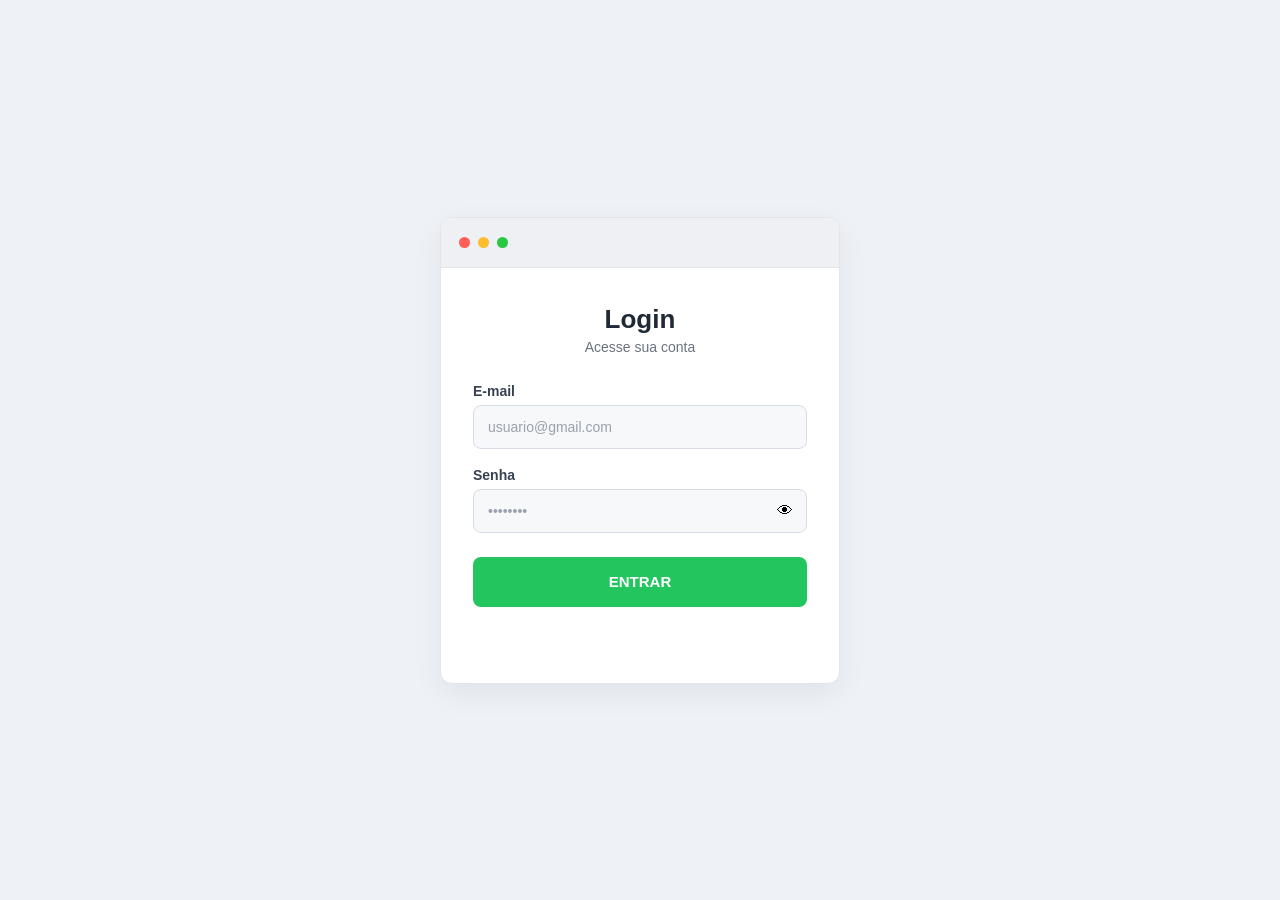
<file: templates/login.html>
<!DOCTYPE html>
<html lang="pt-BR">
<head>
    <meta charset="UTF-8">
    <meta name="viewport" content="width=device-width, initial-scale=1.0">
    <title>Login</title>
    <link rel="stylesheet" href="/static/css/login.css">
</head>
<body>

    <main class="window">

        <header class="window-header">
            <div class="window-dot red"></div>
            <div class="window-dot yellow"></div>
            <div class="window-dot green"></div>
        </header>

        <section class="content">

            <h1>Login</h1>
            <p class="subtitulo">Acesse sua conta</p>

            <form id="formLogin" novalidate>

                <div class="form-group">
                    <label for="email">E-mail</label>
                    <input type="email" id="email" name="email" placeholder="usuario@gmail.com" required>
                </div>

                <div class="form-group">
                    <label for="senha">Senha</label>
                    <div class="campo-senha">
                        <input type="password" id="senha" name="senha" placeholder="••••••••" required>
                        <button type="button" id="btnVerSenha" aria-label="Mostrar senha">👁</button>
                    </div>
                </div>

                <button type="submit" id="btnEntrar">ENTRAR</button>

            </form>

            <div id="mensagem" class="mensagem" role="status"></div>

        </section>

    </main>

    <script src="/static/js/login.js"></script>
</body>
</html>
</file>
<file: static/css/login.css>
* {
    box-sizing: border-box;
}

body {
    margin: 0;
    padding: 40px 20px;
    min-height: 100vh;
    display: flex;
    align-items: center;
    justify-content: center;
    background-color: #eef1f5;
    font-family: -apple-system, BlinkMacSystemFont, "Segoe UI", Roboto, Helvetica, Arial, sans-serif;
    color: #1f2937;
}

.window {
    width: 100%;
    max-width: 400px;
    background-color: #ffffff;
    border: 1px solid #e2e5eb;
    border-radius: 12px;
    overflow: hidden;
    box-shadow: 0 10px 30px rgba(15, 23, 42, 0.06);
}

.window-header {
    height: 50px;
    display: flex;
    align-items: center;
    gap: 8px;
    padding: 0 18px;
    background-color: #eef0f4;
    border-bottom: 1px solid #e2e5eb;
}

.window-dot {
    width: 11px;
    height: 11px;
    border-radius: 50%;
}

.window-dot.red { background-color: #ff5f57; }
.window-dot.yellow { background-color: #febc2e; }
.window-dot.green { background-color: #28c840; }

.content {
    padding: 36px 32px 40px;
    text-align: center;
}

h1 {
    margin: 0 0 4px;
    font-size: 26px;
    font-weight: 700;
    color: #1f2937;
}

.subtitulo {
    margin: 0 0 28px;
    font-size: 14px;
    color: #6b7280;
}

.form-group {
    margin-bottom: 18px;
    text-align: left;
}

label {
    display: block;
    margin-bottom: 6px;
    font-size: 14px;
    font-weight: 600;
    color: #374151;
}

input[type="text"],
input[type="email"],
input[type="password"] {
    width: 100%;
    height: 44px;
    padding: 0 14px;
    border: 1px solid #d7dbe3;
    border-radius: 8px;
    background-color: #f7f8fa;
    font-size: 14px;
    color: #1f2937;
    font-family: inherit;
    transition: border-color 0.15s ease, box-shadow 0.15s ease, background-color 0.15s ease;
}

input::placeholder {
    color: #9aa1ac;
}

input:focus {
    outline: none;
    border-color: #22c55e;
    box-shadow: 0 0 0 3px rgba(34, 197, 94, 0.15);
    background-color: #ffffff;
}

.campo-senha {
    position: relative;
    display: flex;
    align-items: center;
}

.campo-senha input {
    padding-right: 44px;
}

#btnVerSenha {
    position: absolute;
    right: 6px;
    width: 32px;
    height: 32px;
    border: none;
    background: transparent;
    font-size: 16px;
    cursor: pointer;
    border-radius: 6px;
    display: flex;
    align-items: center;
    justify-content: center;
}

#btnVerSenha:hover {
    background-color: #eef1f5;
}

#btnVerSenha:focus-visible {
    outline: 2px solid #22c55e;
    outline-offset: 2px;
}

#btnEntrar {
    width: 100%;
    height: 50px;
    margin-top: 6px;
    border: none;
    border-radius: 8px;
    background-color: #22c55e;
    color: #ffffff;
    font-weight: 700;
    font-size: 15px;
    font-family: inherit;
    cursor: pointer;
    transition: background-color 0.15s ease, transform 0.05s ease;
}

#btnEntrar:hover {
    background-color: #1ea34e;
}

#btnEntrar:active {
    transform: scale(0.99);
}

#btnEntrar:disabled {
    background-color: #9bd6ae;
    cursor: not-allowed;
}

.mensagem {
    margin-top: 16px;
    font-size: 14px;
    min-height: 20px;
}

.mensagem.sucesso { color: #15803d; }
.mensagem.erro { color: #dc2626; }

@media (max-width: 480px) {
    .content {
        padding: 28px 22px 32px;
    }
}
</file>
